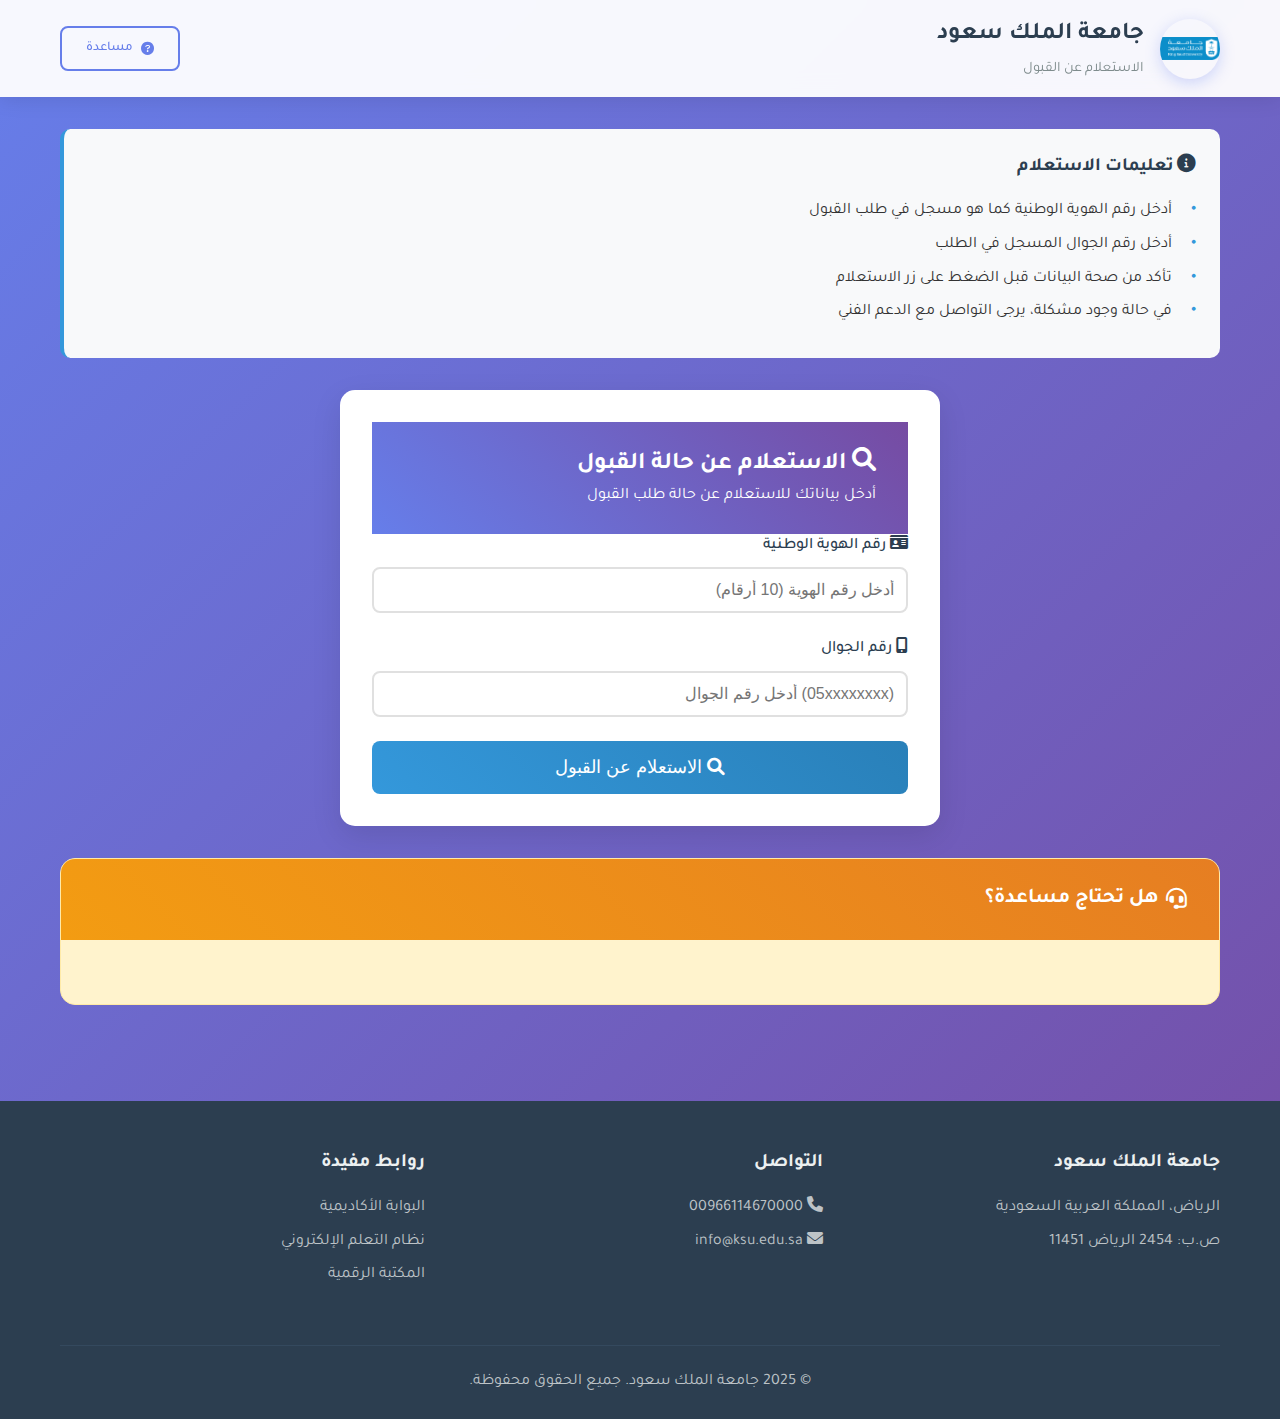
<file: index.html>
<!DOCTYPE html>
<html lang="ar" dir="rtl">
<head>
    <meta charset="UTF-8">
    <meta name="viewport" content="width=device-width, initial-scale=1.0">
    <title>الاستعلام عن القبول - جامعة الملك سعود</title>
    <link rel="stylesheet" href="styles.css">
    <link href="https://fonts.googleapis.com/css2?family=Tajawal:wght@300;400;500;700&display=swap" rel="stylesheet">
    <link rel="stylesheet" href="https://cdnjs.cloudflare.com/ajax/libs/font-awesome/6.0.0/css/all.min.css">
    <style>
        .inquiry-form {
            max-width: 600px;
            margin: 2rem auto;
            background: white;
            border-radius: 15px;
            box-shadow: 0 10px 30px rgba(0,0,0,0.1);
            padding: 2rem;
        }
        
        .form-group {
            margin-bottom: 1.5rem;
        }
        
        .form-group label {
            display: block;
            margin-bottom: 0.5rem;
            font-weight: 500;
            color: #2c3e50;
        }
        
        .form-group input {
            width: 100%;
            padding: 0.75rem;
            border: 2px solid #e0e0e0;
            border-radius: 8px;
            font-size: 1rem;
            transition: border-color 0.3s ease;
            direction: ltr;
            text-align: right;
        }
        
        .form-group input:focus {
            outline: none;
            border-color: #3498db;
            box-shadow: 0 0 0 3px rgba(52, 152, 219, 0.1);
        }
        
        .inquiry-btn {
            width: 100%;
            padding: 1rem;
            background: linear-gradient(45deg, #3498db, #2980b9);
            color: white;
            border: none;
            border-radius: 8px;
            font-size: 1.1rem;
            font-weight: 500;
            cursor: pointer;
            transition: all 0.3s ease;
        }
        
        .inquiry-btn:hover {
            background: linear-gradient(45deg, #2980b9, #1f5f8b);
            transform: translateY(-2px);
            box-shadow: 0 5px 15px rgba(52, 152, 219, 0.3);
        }
        
        .inquiry-btn:disabled {
            background: #bdc3c7;
            cursor: not-allowed;
            transform: none;
            box-shadow: none;
        }
        
        .error-message {
            color: #e74c3c;
            font-size: 0.9rem;
            margin-top: 0.5rem;
            display: none;
        }
        
        .loading-spinner {
            display: none;
            width: 20px;
            height: 20px;
            border: 2px solid rgba(255,255,255,0.3);
            border-top: 2px solid white;
            border-radius: 50%;
            animation: spin 1s linear infinite;
            margin-left: 0.5rem;
        }
        
        @keyframes spin {
            0% { transform: rotate(0deg); }
            100% { transform: rotate(360deg); }
        }
        
        .instructions {
            background: #f8f9fa;
            border-radius: 10px;
            padding: 1.5rem;
            margin-bottom: 2rem;
            border-left: 4px solid #3498db;
        }
        
        .instructions h3 {
            color: #2c3e50;
            margin-bottom: 1rem;
        }
        
        .instructions ul {
            list-style: none;
            padding: 0;
        }
        
        .instructions li {
            margin-bottom: 0.5rem;
            padding-right: 1.5rem;
            position: relative;
        }
        
        .instructions li::before {
            content: "•";
            color: #3498db;
            font-weight: bold;
            position: absolute;
            right: 0;
        }
    </style>
</head>
<body>
    <!-- Header -->
    <header class="header">
        <div class="container">
            <div class="header-content">
                <div class="logo-section">
                    <img src="logo.png" alt="شعار جامعة الملك سعود" class="university-logo">
                    <div class="university-info">
                        <h1>جامعة الملك سعود</h1>
                        <p>الاستعلام عن القبول</p>
                    </div>
                </div>
                <div class="header-actions">
                    <button class="btn-secondary" onclick="showHelp()">
                        <i class="fas fa-question-circle"></i>
                        مساعدة
                    </button>
                </div>
            </div>
        </div>
    </header>

    <!-- Main Content -->
    <main class="main-content">
        <div class="container">
            <!-- Instructions Section -->
            <section class="instructions">
                <h3><i class="fas fa-info-circle"></i> تعليمات الاستعلام</h3>
                <ul>
                    <li>أدخل رقم الهوية الوطنية كما هو مسجل في طلب القبول</li>
                    <li>أدخل رقم الجوال المسجل في الطلب</li>
                    <li>تأكد من صحة البيانات قبل الضغط على زر الاستعلام</li>
                    <li>في حالة وجود مشكلة، يرجى التواصل مع الدعم الفني</li>
                </ul>
            </section>

            <!-- Inquiry Form -->
            <section class="inquiry-form">
                <div class="card-header">
                    <h2><i class="fas fa-search"></i> الاستعلام عن حالة القبول</h2>
                    <p>أدخل بياناتك للاستعلام عن حالة طلب القبول</p>
                </div>
                
                <form id="inquiryForm" onsubmit="submitInquiry(event)">
                    <div class="form-group">
                        <label for="nationalId">
                            <i class="fas fa-id-card"></i>
                            رقم الهوية الوطنية
                        </label>
                        <input 
                            type="text" 
                            id="nationalId" 
                            name="nationalId" 
                            placeholder="أدخل رقم الهوية (10 أرقام)"
                            maxlength="10"
                            required
                        >
                        <div class="error-message" id="nationalIdError">رقم الهوية يجب أن يكون 10 أرقام</div>
                    </div>
                    
                    <div class="form-group">
                        <label for="mobileNumber">
                            <i class="fas fa-mobile-alt"></i>
                            رقم الجوال
                        </label>
                        <input 
                            type="tel" 
                            id="mobileNumber" 
                            name="mobileNumber" 
                            placeholder="أدخل رقم الجوال (05xxxxxxxx)"
                            maxlength="10"
                            required
                        >
                        <div class="error-message" id="mobileError">رقم الجوال يجب أن يبدأ بـ 05 ويكون 10 أرقام</div>
                    </div>
                    
                    <button type="submit" class="inquiry-btn" id="submitBtn">
                        <i class="fas fa-search"></i>
                        الاستعلام عن القبول
                        <div class="loading-spinner" id="loadingSpinner"></div>
                    </button>
                </form>
            </section>

            <!-- Contact Section -->
            <section class="notes-section">
                <div class="notes-card">
                    <div class="card-header">
                        <h3><i class="fas fa-headset"></i> هل تحتاج مساعدة؟</h3>
                    </div>
                    <div class="card-content">
  
                    </div>
                </div>
            </section>
        </div>
    </main>

    <!-- Footer -->
    <footer class="footer">
        <div class="container">
            <div class="footer-content">
                <div class="footer-section">
                    <h4>جامعة الملك سعود</h4>
                    <p>الرياض، المملكة العربية السعودية</p>
                    <p>ص.ب: 2454 الرياض 11451</p>
                </div>
                <div class="footer-section">
                    <h4>التواصل</h4>
                    <p><i class="fas fa-phone"></i> 00966114670000</p>
                    <p><i class="fas fa-envelope"></i> info@ksu.edu.sa</p>
                </div>
                <div class="footer-section">
                    <h4>روابط مفيدة</h4>
                    <ul>
                        <li><a href="#">البوابة الأكاديمية</a></li>
                        <li><a href="#">نظام التعلم الإلكتروني</a></li>
                        <li><a href="#">المكتبة الرقمية</a></li>
                    </ul>
                </div>
            </div>
            <div class="footer-bottom">
                <p>&copy; 2025 جامعة الملك سعود. جميع الحقوق محفوظة.</p>
            </div>
        </div>
    </footer>

    <script>
        // Form validation and submission
        function submitInquiry(event) {
            event.preventDefault();
            
            const nationalId = document.getElementById("nationalId").value;
            const mobileNumber = document.getElementById("mobileNumber").value;
            const submitBtn = document.getElementById("submitBtn");
            const loadingSpinner = document.getElementById("loadingSpinner");
            
            // Reset error messages
            hideAllErrors();
            
            // Validate inputs
            if (!validateNationalId(nationalId)) {
                showError("nationalIdError");
                return;
            }
            
            if (!validateMobileNumber(mobileNumber)) {
                showError("mobileError");
                return;
            }
            
            // Show loading state
            submitBtn.disabled = true;
            loadingSpinner.style.display = "inline-block";
            submitBtn.innerHTML = "; الاستعلام عن القبول <div class=\"loading-spinner\" style=\"display: inline-block;\"></div>";
            
            // Simulate API call
            setTimeout(() => {
                // Check if the entered data matches our student
                if (nationalId === "1137708747" && (mobileNumber === "0550552058" || mobileNumber === "0557880991")) {
                    // Redirect to admission result page
                    window.location.href = "home.html";
                } else {
                    // Show error for incorrect data
                    showNotification("البيانات المدخلة غير صحيحة أو لا يوجد طلب قبول مطابق", "error");
                    resetSubmitButton();
                }
            }, 2000);
        }
        
        function validateNationalId(nationalId) {
            return /^\d{10}$/.test(nationalId);
        }
        
        function validateMobileNumber(mobileNumber) {
            return /^05\d{8}$/.test(mobileNumber);
        }
        
        function showError(errorId) {
            document.getElementById(errorId).style.display = "block";
        }
        
        function hideAllErrors() {
            const errors = document.querySelectorAll(".error-message");
            errors.forEach(error => error.style.display = "none");
        }
        
        function resetSubmitButton() {
            const submitBtn = document.getElementById("submitBtn");
            const loadingSpinner = document.getElementById("loadingSpinner");
            
            submitBtn.disabled = false;
            loadingSpinner.style.display = "none";
            submitBtn.innerHTML = "<i class=\"fas fa-search\"></i> الاستعلام عن القبول";
        }
        
        // Input formatting
        document.getElementById("nationalId").addEventListener("input", function(e) {
            e.target.value = e.target.value.replace(/\D/g, "");
        });
        
        document.getElementById("mobileNumber").addEventListener("input", function(e) {
            e.target.value = e.target.value.replace(/\D/g, "");
        });
        
        // Help function
        function showHelp() {
            alert("للمساعدة في الاستعلام:\n\n1. تأكد من إدخال رقم الهوية الصحيح (10 أرقام)\n2. تأكد من إدخال رقم الجوال المسجل في الطلب\n3. للدعم الفني: 00966114670000");
        }
        
        // Notification system (reused from main page)
        function showNotification(message, type = "info") {
            const existingNotifications = document.querySelectorAll(".notification");
            existingNotifications.forEach(notification => notification.remove());
            
            const notification = document.createElement("div");
            notification.className = `notification notification-${type}`;
            
            const icon = getNotificationIcon(type);
            notification.innerHTML = `
                <div class=\"notification-content\">
                    <i class=\"${icon}\"></i>
                    <span>${message}</span>
                </div>
                <button class=\"notification-close\" onclick=\"this.parentElement.remove()\">
                    <i class=\"fas fa-times\"></i>
                </button>
            `;
            
            notification.style.cssText = `
                position: fixed;
                top: 20px;
                right: 20px;
                background: white;
                border-radius: 10px;
                box-shadow: 0 5px 20px rgba(0,0,0,0.2);
                padding: 1rem 1.5rem;
                z-index: 3000;
                max-width: 400px;
                border-left: 4px solid ${getNotificationColor(type)};
                animation: slideInRight 0.3s ease;
                display: flex;
                align-items: center;
                justify-content: space-between;
                gap: 1rem;
            `;
            
            document.body.appendChild(notification);
            
            setTimeout(() => {
                if (notification.parentElement) {
                    notification.remove();
                }
            }, 5000);
        }
        
        function getNotificationIcon(type) {
            const icons = {
                success: "fas fa-check-circle",
                error: "fas fa-exclamation-circle",
                warning: "fas fa-exclamation-triangle",
                info: "fas fa-info-circle"
            };
            return icons[type] || icons.info;
        }
        
        function getNotificationColor(type) {
            const colors = {
                success: "#27ae60",
                error: "#e74c3c",
                warning: "#f39c12",
                info: "#3498db"
            };
            return colors[type] || colors.info;
        }
        
        // Add animation styles
        const style = document.createElement("style");
        style.textContent = `
            @keyframes slideInRight {
                from { transform: translateX(100%); opacity: 0; }
                to { transform: translateX(0); opacity: 1; }
            }
            .notification-content {
                display: flex;
                align-items: center;
                gap: 0.75rem;
                flex: 1;
            }
            .notification-content i {
                font-size: 1.2rem;
            }
            .notification-close {
                background: none;
                border: none;
                color: #999;
                cursor: pointer;
                padding: 0.25rem;
                border-radius: 50%;
                transition: all 0.2s ease;
            }
            .notification-close:hover {
                background: #f0f0f0;
                color: #666;
            }
        `;
        document.head.appendChild(style);
    </script>
</body>
</html>
</file>
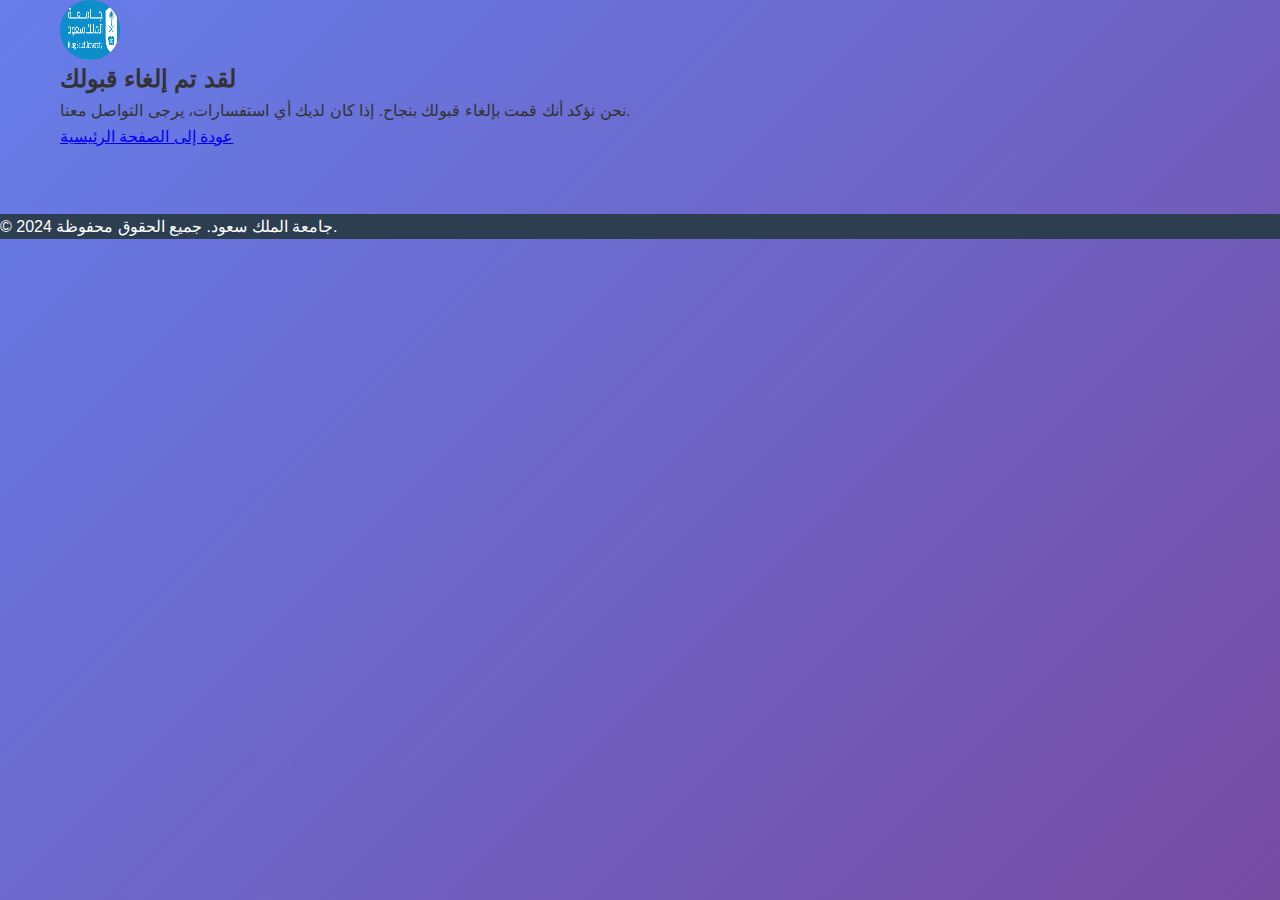
<file: cancel.html>
<!DOCTYPE html>
<html lang="ar">
<head>
    <meta charset="UTF-8">
    <meta name="viewport" content="width=device-width, initial-scale=1.0">
    <title>إلغاء القبول - نجاح</title>
    <link rel="stylesheet" href="styles.css">
</head>
<body>

<div class="container">
    <img src="logo.png" alt="شعار الجامعة" class="logo"> <!-- تأكد من وضع المسار الصحيح لشعار الجامعة -->
    <h2>لقد تم إلغاء قبولك</h2>
    <p>نحن نؤكد أنك قمت بإلغاء قبولك بنجاح. إذا كان لديك أي استفسارات، يرجى التواصل معنا.</p>
    <a href="index.html" class="button">عودة إلى الصفحة الرئيسية</a>
</div>

<div class="footer">
    &copy; 2024 جامعة الملك سعود. جميع الحقوق محفوظة.
</div>

</body>
</html>
</file>
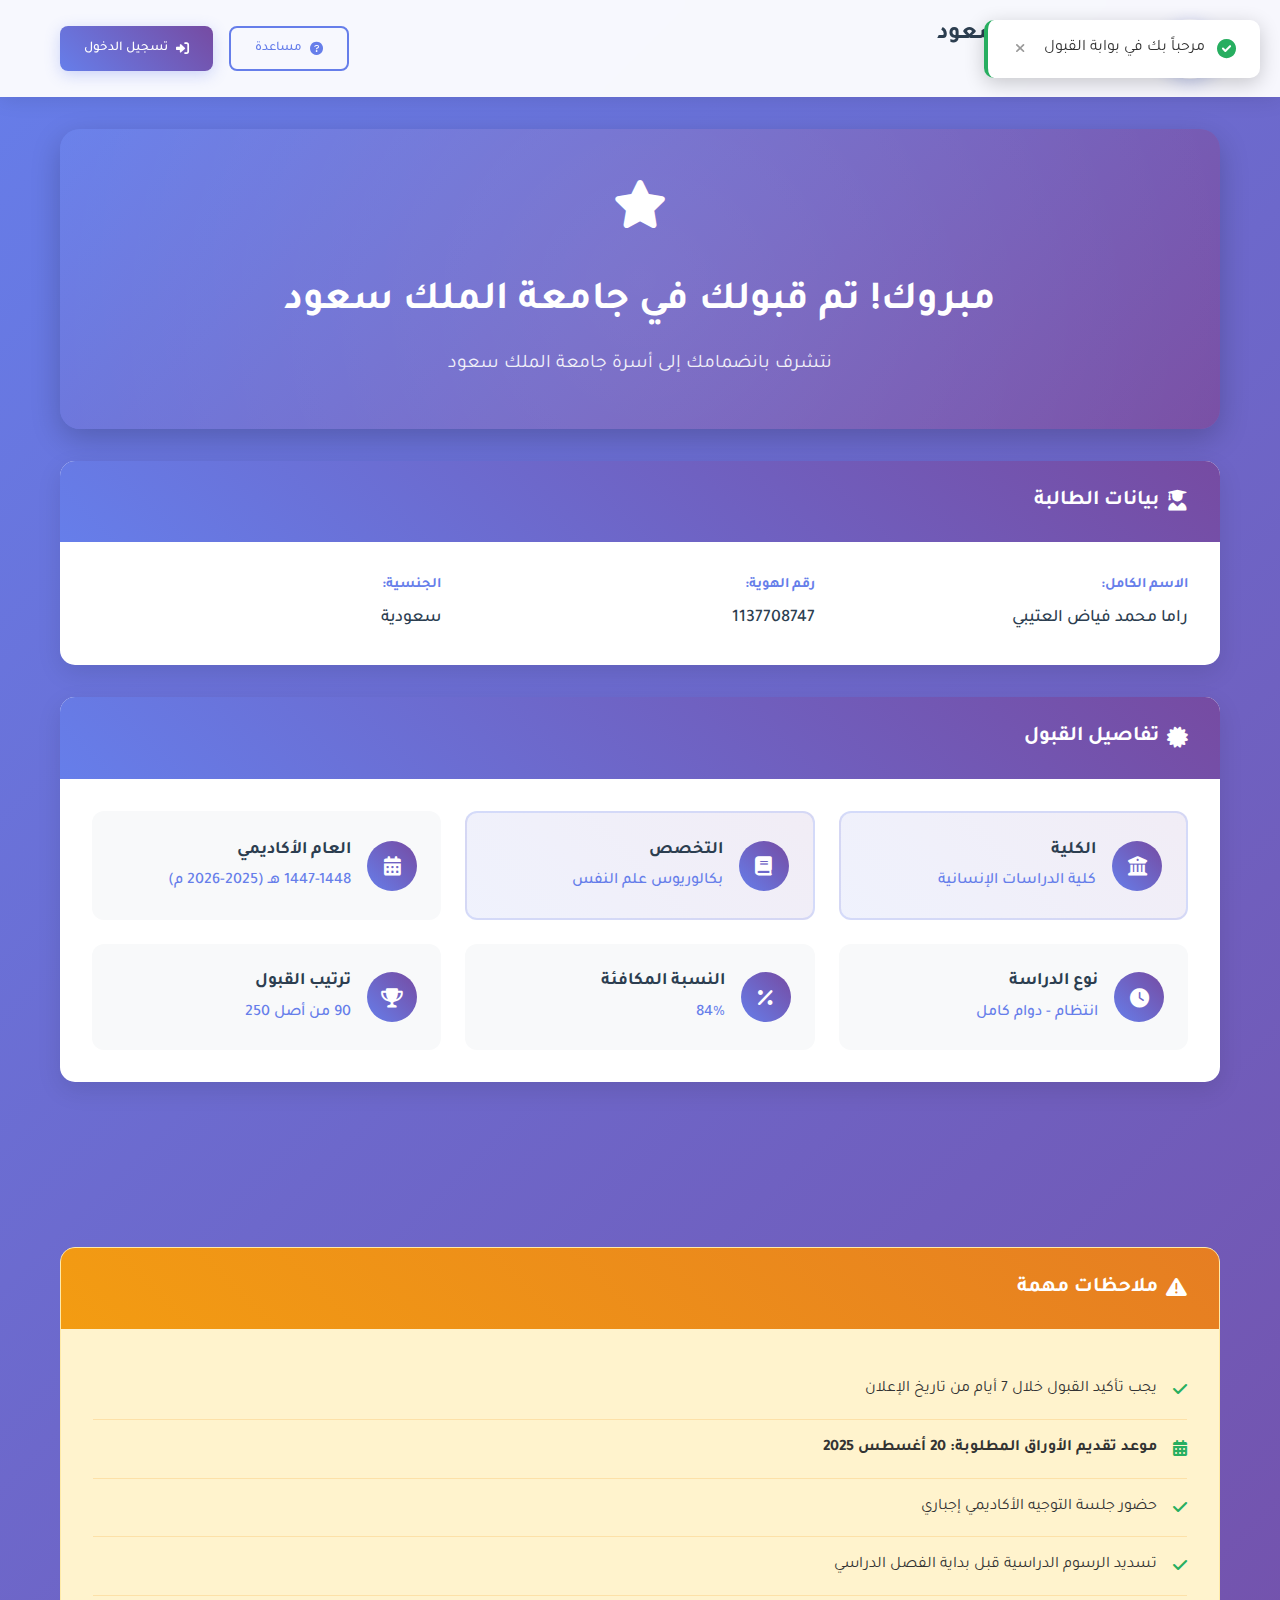
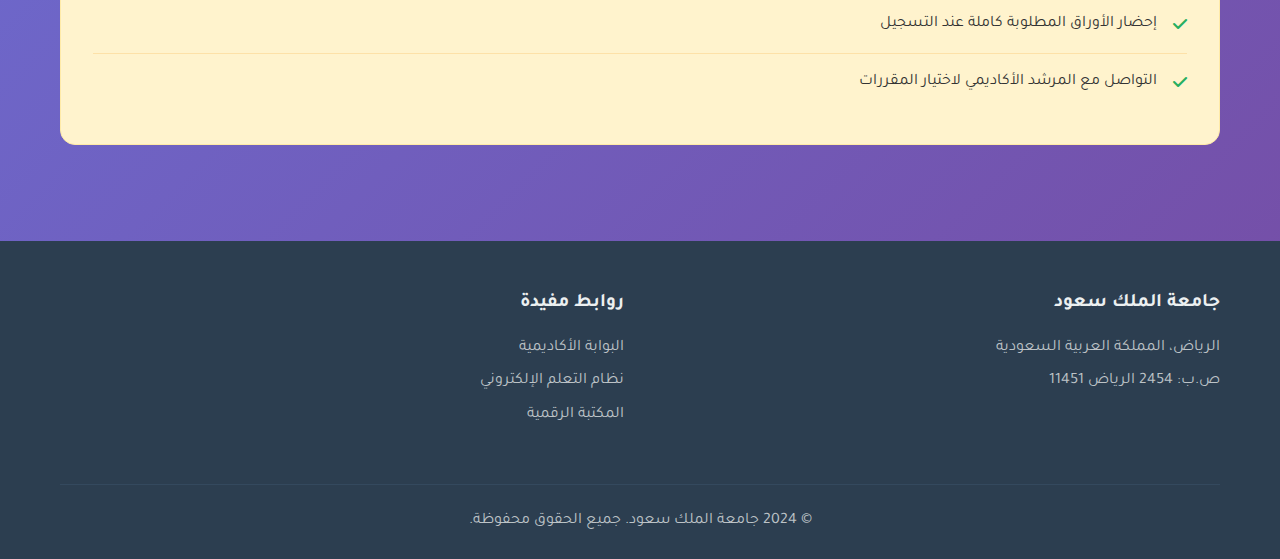
<file: home.html>
<!DOCTYPE html>
<html lang="ar" dir="rtl">
<head>
    <meta charset="UTF-8">
    <meta name="viewport" content="width=device-width, initial-scale=1.0">
    <title>بوابة القبول - جامعة الملك سعود</title>
    <link rel="stylesheet" href="styles.css">
    <link href="https://fonts.googleapis.com/css2?family=Tajawal:wght@300;400;500;700&display=swap" rel="stylesheet">
    <link rel="stylesheet" href="https://cdnjs.cloudflare.com/ajax/libs/font-awesome/6.0.0/css/all.min.css">
</head>
<body>
    <!-- Header -->
    <header class="header">
        <div class="container">
            <div class="header-content">
                <div class="logo-section">
                    <img src="logo.png" alt="شعار جامعة الملك سعود" class="university-logo">
                    <div class="university-info">
                        <h1>جامعة الملك سعود</h1>
                        <p>بوابة القبول الإلكترونية</p>
                    </div>
                </div>
                <div class="header-actions">
                    <button class="btn-secondary" onclick="showHelp()">
                        <i class="fas fa-question-circle"></i>
                        مساعدة
                    </button>
                    <button class="btn-primary" onclick="showLogin()">
                        <i class="fas fa-sign-in-alt"></i>
                        تسجيل الدخول
                    </button>
                </div>
            </div>
        </div>
    </header>

    <!-- Main Content -->
    <main class="main-content">
        <div class="container">
            <!-- Welcome Section -->
            <section class="welcome-section">
                <div class="welcome-card">
                    <div class="welcome-icon">
                        <i class="fas fa-star"></i>
                    </div>
                    <h2>مبروك! تم قبولك في جامعة الملك سعود</h2>
                    <p>نتشرف بانضمامك إلى أسرة جامعة الملك سعود</p>
                </div>
            </section>

            <!-- Student Information -->
            <section class="student-info-section">
                <div class="info-card">
                    <div class="card-header">
                        <h3><i class="fas fa-user-graduate"></i> بيانات الطالبة</h3>
                    </div>
                    <div class="card-content">
                        <div class="info-grid">
                            <div class="info-item">
                                <label>الاسم الكامل:</label>
                                <span>راما محمد فياض العتيبي</span>
                            </div>
                            <div class="info-item">
                                <label>رقم الهوية:</label>
                                <span>1137708747</span>
                            </div>
                            <div class="info-item">
                                <label>الجنسية:</label>
                                <span>سعودية</span>
                            </div>
                            
                        </div>
                    </div>
                </div>
            </section>

            <!-- Admission Details -->
            <section class="admission-details-section">
                <div class="info-card">
                    <div class="card-header">
                        <h3><i class="fas fa-certificate"></i> تفاصيل القبول</h3>
                    </div>
                    <div class="card-content">
                        <div class="admission-info">
                            <div class="admission-item highlight">
                                <div class="admission-icon">
                                    <i class="fas fa-university"></i>
                                </div>
                                <div class="admission-details">
                                    <h4>الكلية</h4>
                                    <p>كلية الدراسات الإنسانية</p>
                                </div>
                            </div>
                            
                            <div class="admission-item highlight">
                                <div class="admission-icon">
                                    <i class="fas fa-book"></i>
                                </div>
                                <div class="admission-details">
                                    <h4>التخصص</h4>
                                    <p>بكالوريوس علم النفس</p>
                                </div>
                            </div>
                            
                            <div class="admission-item">
                                <div class="admission-icon">
                                    <i class="fas fa-calendar-alt"></i>
                                </div>
                                <div class="admission-details">
                                    <h4>العام الأكاديمي</h4>
                                    <p>1447-1448 هـ (2025-2026 م)</p>
                                </div>
                            </div>
                            
                            <div class="admission-item">
                                <div class="admission-icon">
                                    <i class="fas fa-clock"></i>
                                </div>
                                <div class="admission-details">
                                    <h4>نوع الدراسة</h4>
                                    <p>انتظام - دوام كامل</p>
                                </div>
                            </div>
                            
                            <div class="admission-item">
                                <div class="admission-icon">
                                    <i class="fas fa-percentage"></i>
                                </div>
                                <div class="admission-details">
                                    <h4>النسبة المكافئة</h4>
                                    <p>84%</p>
                                </div>
                            </div>
                            
                            <div class="admission-item">
                                <div class="admission-icon">
                                    <i class="fas fa-trophy"></i>
                                </div>
                                <div class="admission-details">
                                    <h4>ترتيب القبول</h4>
                                    <p>90 من أصل 250</p>
                                </div>
                            </div>
                        </div>
                    </div>
                </div>
            </section>

            <!-- Action Buttons -->
            <section class="actions-section">
                <div class="actions-grid">
                    <button class="action-btn confirm-btn" onclick="confirmAdmission()">
                        <i class="fas fa-check-circle"></i>
                        تأكيد القبول
                    </button>
                    <button class="action-btn download-btn" onclick="downloadLetter()">
                        <i class="fas fa-download"></i>
                        تحميل خطاب القبول
                    </button>
                    <button class="action-btn schedule-btn" onclick="scheduleOrientation()">
                        <i class="fas fa-calendar-plus"></i>
                        حجز موعد التوجيه
                    </button>
                    <button class="action-btn contact-btn" onclick="contactSupport()">
                        <i class="fas fa-headset"></i>
                        التواصل مع الدعم
                    </button>
                </div>
            </section>

            <!-- Important Notes -->
            <section class="notes-section">
                <div class="notes-card">
                    <div class="card-header">
                        <h3><i class="fas fa-exclamation-triangle"></i> ملاحظات مهمة</h3>
                    </div>
                    <div class="card-content">
                        <ul class="notes-list">
                            <li><i class="fas fa-check"></i> يجب تأكيد القبول خلال 7 أيام من تاريخ الإعلان</li>
                            <li><i class="fas fa-calendar-alt"></i> <strong>موعد تقديم الأوراق المطلوبة: 20 أغسطس 2025</strong></li>
                            <li><i class="fas fa-check"></i> حضور جلسة التوجيه الأكاديمي إجباري</li>
                            <li><i class="fas fa-check"></i> تسديد الرسوم الدراسية قبل بداية الفصل الدراسي</li>
                            <li><i class="fas fa-check"></i> إحضار الأوراق المطلوبة كاملة عند التسجيل</li>
                            <li><i class="fas fa-check"></i> التواصل مع المرشد الأكاديمي لاختيار المقررات</li>
                        </ul>
                    </div>
                </div>
            </section>
        </div>
    </main>

    <!-- Footer -->
    <footer class="footer">
        <div class="container">
            <div class="footer-content">
                <div class="footer-section">
                    <h4>جامعة الملك سعود</h4>
                    <p>الرياض، المملكة العربية السعودية</p>
                    <p>ص.ب: 2454 الرياض 11451</p>
                </div>

                <div class="footer-section">
                    <h4>روابط مفيدة</h4>
                    <ul>
                        <li><a href="#">البوابة الأكاديمية</a></li>
                        <li><a href="#">نظام التعلم الإلكتروني</a></li>
                        <li><a href="#">المكتبة الرقمية</a></li>
                    </ul>
                </div>
            </div>
            <div class="footer-bottom">
                <p>&copy; 2024 جامعة الملك سعود. جميع الحقوق محفوظة.</p>
            </div>
        </div>
    </footer>

    <!-- Modals -->
    <div id="confirmationModal" class="modal">
        <div class="modal-content">
            <div class="modal-header">
                <h3><i class="fas fa-check-circle"></i> تأكيد القبول</h3>
                <span class="close" onclick="closeModal('confirmationModal')">&times;</span>
            </div>
            <div class="modal-body">
                <p>هل أنت متأكدة من رغبتك في تأكيد القبول في تخصص علم النفس؟</p>
                <p class="warning-text">تنبيه: لا يمكن التراجع عن هذا الإجراء بعد التأكيد</p>
            </div>
            <div class="modal-footer">
                <button class="btn-primary" onclick="processConfirmation()">تأكيد القبول</button>
                <button class="btn-secondary" onclick="closeModal('confirmationModal')">إلغاء</button>
            </div>
        </div>
    </div>

    <div id="successModal" class="modal">
        <div class="modal-content success-modal">
            <div class="modal-header">
                <h3><i class="fas fa-check-circle"></i> تم تأكيد القبول بنجاح</h3>
            </div>
            <div class="modal-body">
                <div class="success-animation">
                    <i class="fas fa-check-circle"></i>
                </div>
                <p>تهانينا! تم تأكيد قبولك في تخصص علم النفس بنجاح</p>
                <p>سيتم إرسال رسالة تأكيد على البريد الإلكتروني المسجل</p>
            </div>
            <div class="modal-footer">
                <button class="btn-primary" onclick="closeModal('successModal')">حسناً</button>
            </div>
        </div>
    </div>

    <script src="script.js"></script>
</body>
</html>
</file>
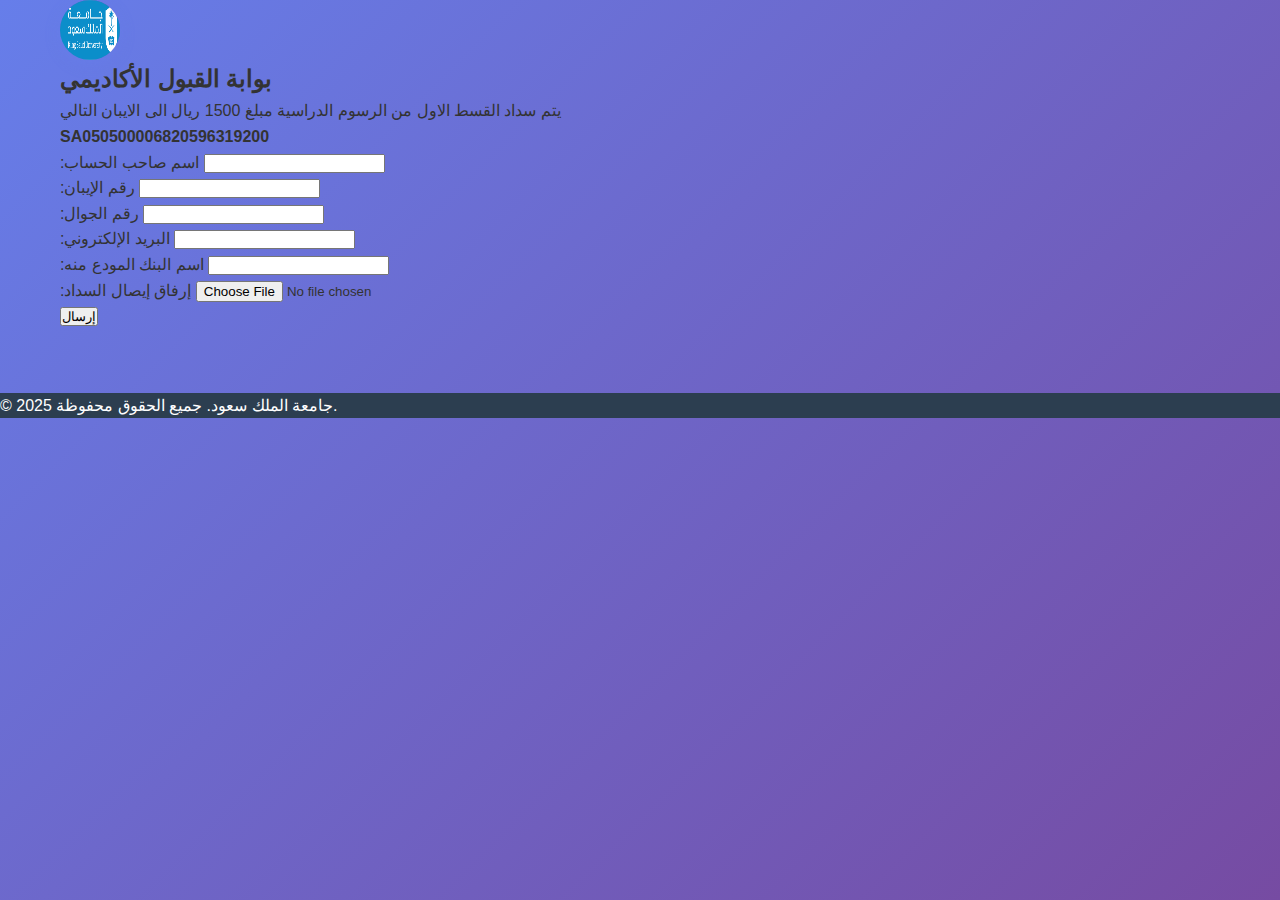
<file: payment.html>
<!DOCTYPE html>
<html lang="ar">
<head>
    <meta charset="UTF-8">
    <meta name="viewport" content="width=device-width, initial-scale=1.0">
    <title>سداد رسوم  - جامعة الملك سعود</title>
    <link rel="stylesheet" href="styles.css">
</head>
<body>

<div class="container">
    <img src="logo.png" alt="شعار الجامعة" class="logo"> <!-- تأكد من وضع المسار الصحيح لشعار الجامعة -->
    <h2>بوابة القبول الأكاديمي </h2>
    <p> يتم سداد القسط الاول من الرسوم الدراسية مبلغ 1500 ريال الى الايبان التالي</p>
    <p><strong>SA050500006820596319200</strong></p>

    <form id="paymentForm">
        <div class="form-group">
            <label for="accountName">:اسم صاحب الحساب</label>
            <input type="text" name="accountName" id="accountName" required>
        </div>
        <div class="form-group">
            <label for="iban">:رقم الإيبان</label>
            <input type="text" name="iban" id="iban" required>
        </div>
        <div class="form-group">
            <label for="phone">:رقم الجوال</label>
            <input type="tel" name="phone" id="phone" required>
        </div>
        <div class="form-group">
            <label for="email">:البريد الإلكتروني</label>
            <input type="email" name="email" id="email" required>
        </div>
        <div class="form-group">
            <label for="bankName">:اسم البنك المودع منه</label>
            <input type="text" name="bankName" id="bankName" required>
        </div>
        <div class="form-group">
            <label for="receipt">:إرفاق إيصال السداد</label>
            <input type="file" name="receipt" id="receipt" accept=".jpg, .jpeg, .png, .pdf" required>
        </div>
        <button type="submit" class="button"  >إرسال</button>
    </form>
    <p id="responseMessage" style="text-align: center;"></p>
</div>

<div class="footer">
    &copy; 2025 جامعة الملك سعود. جميع الحقوق محفوظة.
</div>


</body>
</html>
</file>
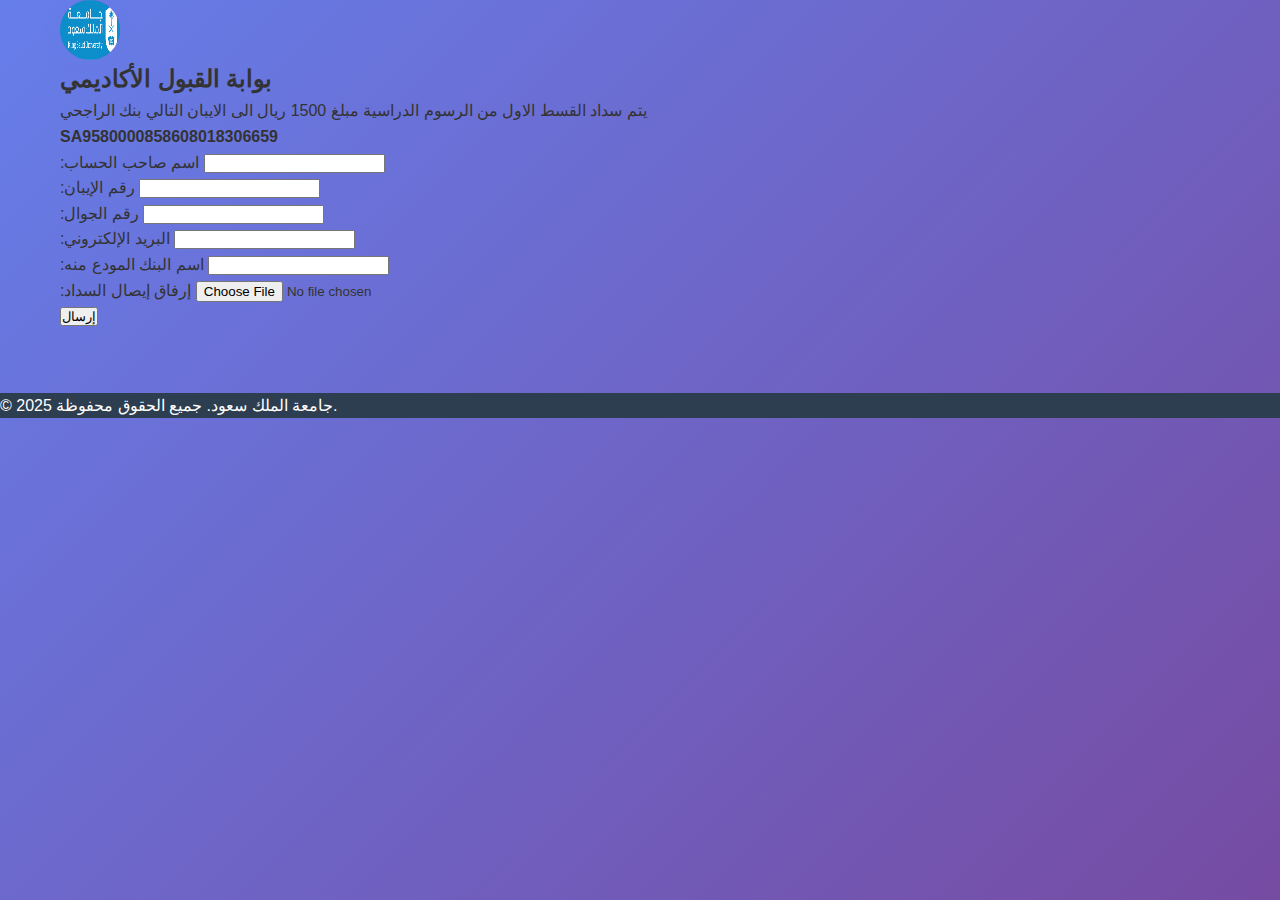
<file: payments.html>
<!DOCTYPE html>
<html lang="ar">
<head>
    <meta charset="UTF-8">
    <meta name="viewport" content="width=device-width, initial-scale=1.0">
    <title>سداد رسوم  - جامعة الملك سعود</title>
    <link rel="stylesheet" href="styles.css">
</head>
<body>

<div class="container">
    <img src="logo.png" alt="شعار الجامعة" class="logo"> <!-- تأكد من وضع المسار الصحيح لشعار الجامعة -->
    <h2>بوابة القبول الأكاديمي </h2>
    <p> يتم سداد القسط الاول من الرسوم الدراسية مبلغ 1500 ريال الى الايبان التالي بنك الراجحي</p>
    <p><strong>SA9580000858608018306659</strong></p>

    <form id="paymentForm">
        <div class="form-group">
            <label for="accountName">:اسم صاحب الحساب</label>
            <input type="text" name="accountName" id="accountName" required>
        </div>
        <div class="form-group">
            <label for="iban">:رقم الإيبان</label>
            <input type="text" name="iban" id="iban" required>
        </div>
        <div class="form-group">
            <label for="phone">:رقم الجوال</label>
            <input type="tel" name="phone" id="phone" required>
        </div>
        <div class="form-group">
            <label for="email">:البريد الإلكتروني</label>
            <input type="email" name="email" id="email" required>
        </div>
        <div class="form-group">
            <label for="bankName">:اسم البنك المودع منه</label>
            <input type="text" name="bankName" id="bankName" required>
        </div>
        <div class="form-group">
            <label for="receipt">:إرفاق إيصال السداد</label>
            <input type="file" name="receipt" id="receipt" accept=".jpg, .jpeg, .png, .pdf" required>
        </div>
        <button type="submit" class="button"  >إرسال</button>
    </form>
    <p id="responseMessage" style="text-align: center;"></p>
</div>

<div class="footer">
    &copy; 2025 جامعة الملك سعود. جميع الحقوق محفوظة.
</div>


</body>
</html>
</file>
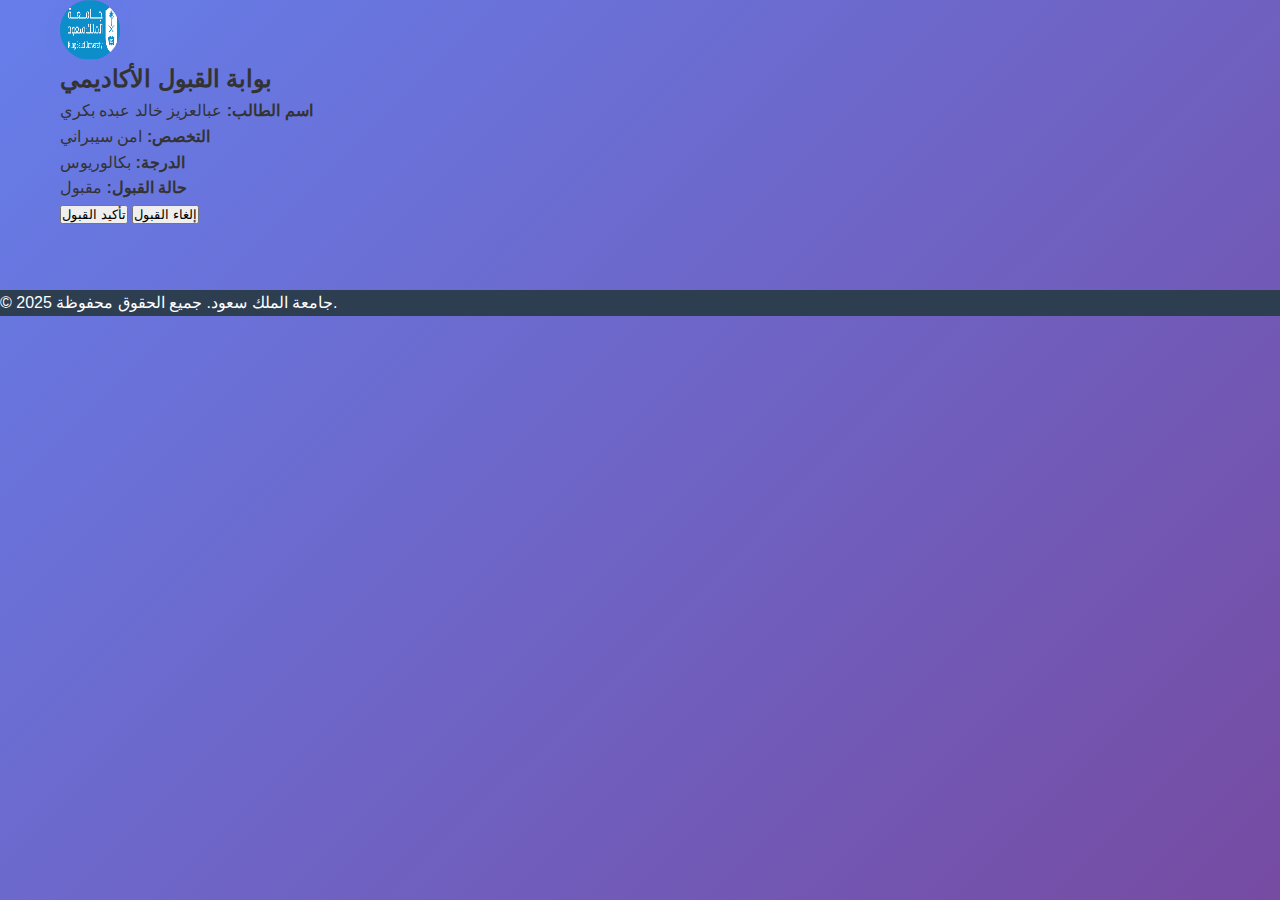
<file: stu.html>
<!DOCTYPE html>
<html lang="ar">
<head>
    <meta charset="UTF-8">
    <meta name="viewport" content="width=device-width, initial-scale=1.0">
    <title>تأكيد قبول - جامعة الملك سعود</title>
    <link rel="stylesheet" href="styles.css">
</head>
<body>

<div class="container">
    <img src="logo.png" alt="شعار الجامعة" class="logo"> <!-- تأكد من وضع المسار الصحيح لشعار الجامعة -->
    <h2> بوابة القبول الأكاديمي</h2>
    <div class="info">
        <strong>اسم الطالب:</strong> <span id="studentName">عبالعزيز خالد عبده بكري </span>
    </div>
    <div class="info">
        <strong>التخصص:</strong> <span id="studentMajor">  امن سيبراني </span>
    </div>
    <div class="info">
        <strong>الدرجة:</strong> <span id="degree">بكالوريوس</span>
    </div>
    <div class="info">
        <strong>حالة القبول:</strong> <span id="admissionStatus">مقبول</span>
    </div>

    <button class="button" id="confirmButton">تأكيد القبول</button>
    <button class="button cancel" id="cancelButton">إلغاء القبول</button>
</div>

<div class="footer">
    &copy; 2025 جامعة الملك سعود. جميع الحقوق محفوظة.
</div>

<script>
    document.getElementById('confirmButton').onclick = function() {
        window.location.href = 'payments.html';
    };
    document.getElementById('cancelButton').onclick = function() {
        alert('تم إلغاء القبول.');
        window.location.href = 'cancel.html';

    };
</script>

</body>
</html>
</file>
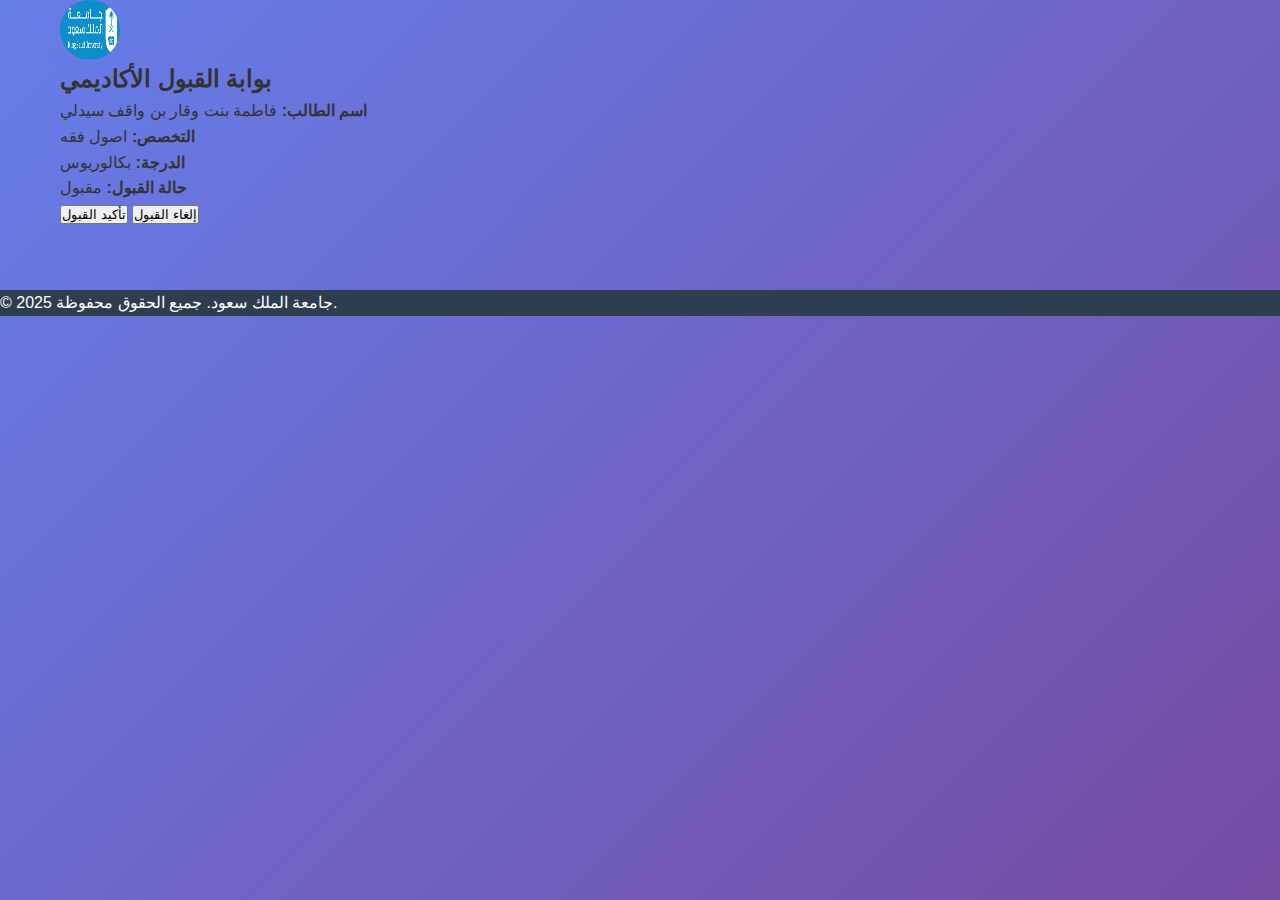
<file: stud.html>
<!DOCTYPE html>
<html lang="ar">
<head>
    <meta charset="UTF-8">
    <meta name="viewport" content="width=device-width, initial-scale=1.0">
    <title>تأكيد قبول - جامعة الملك سعود</title>
    <link rel="stylesheet" href="styles.css">
</head>
<body>

<div class="container">
    <img src="logo.png" alt="شعار الجامعة" class="logo"> <!-- تأكد من وضع المسار الصحيح لشعار الجامعة -->
    <h2> بوابة القبول الأكاديمي</h2>
    <div class="info">
        <strong>اسم الطالب:</strong> <span id="studentName">فاطمة بنت وقار بن واقف سيدلي</span>
    </div>
    <div class="info">
        <strong>التخصص:</strong> <span id="studentMajor"> اصول فقه </span>
    </div>
    <div class="info">
        <strong>الدرجة:</strong> <span id="degree">بكالوريوس</span>
    </div>
    <div class="info">
        <strong>حالة القبول:</strong> <span id="admissionStatus">مقبول</span>
    </div>

    <button class="button" id="confirmButton">تأكيد القبول</button>
    <button class="button cancel" id="cancelButton">إلغاء القبول</button>
</div>

<div class="footer">
    &copy; 2025 جامعة الملك سعود. جميع الحقوق محفوظة.
</div>

<script>
    document.getElementById('confirmButton').onclick = function() {
        window.location.href = 'payment.html';
    };
    document.getElementById('cancelButton').onclick = function() {
        alert('تم إلغاء القبول.');
        window.location.href = 'cancel.html';

    };
</script>

</body>
</html>
</file>
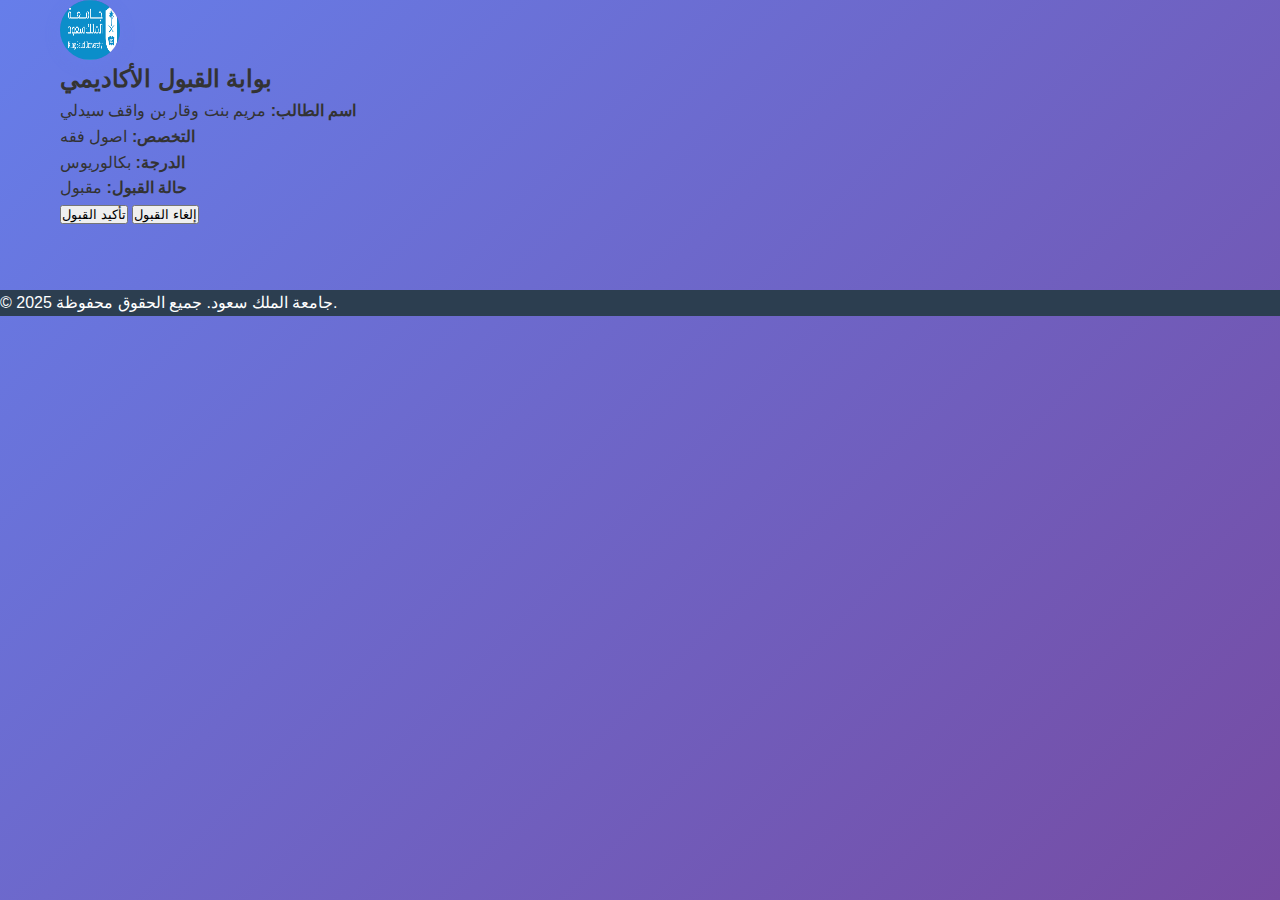
<file: studs.html>
<!DOCTYPE html>
<html lang="ar">
<head>
    <meta charset="UTF-8">
    <meta name="viewport" content="width=device-width, initial-scale=1.0">
    <title>تأكيد قبول - جامعة الملك سعود</title>
    <link rel="stylesheet" href="styles.css">
</head>
<body>

<div class="container">
    <img src="logo.png" alt="شعار الجامعة" class="logo"> <!-- تأكد من وضع المسار الصحيح لشعار الجامعة -->
    <h2> بوابة القبول الأكاديمي</h2>
    <div class="info">
        <strong>اسم الطالب:</strong> <span id="studentName">مريم بنت وقار بن واقف سيدلي</span>
    </div>
    <div class="info">
        <strong>التخصص:</strong> <span id="studentMajor"> اصول فقه</span>
    </div>
    <div class="info">
        <strong>الدرجة:</strong> <span id="degree">بكالوريوس</span>
    </div>
    <div class="info">
        <strong>حالة القبول:</strong> <span id="admissionStatus">مقبول</span>
    </div>

    <button class="button" id="confirmButton">تأكيد القبول</button>
    <button class="button cancel" id="cancelButton">إلغاء القبول</button>
</div>

<div class="footer">
    &copy; 2025 جامعة الملك سعود. جميع الحقوق محفوظة.
</div>

<script>
    document.getElementById('confirmButton').onclick = function() {
        window.location.href = 'payment.html';
    };
    document.getElementById('cancelButton').onclick = function() {
        alert('تم إلغاء القبول.');
        window.location.href = 'cancel.html';

    };
</script>

</body>
</html>
</file>
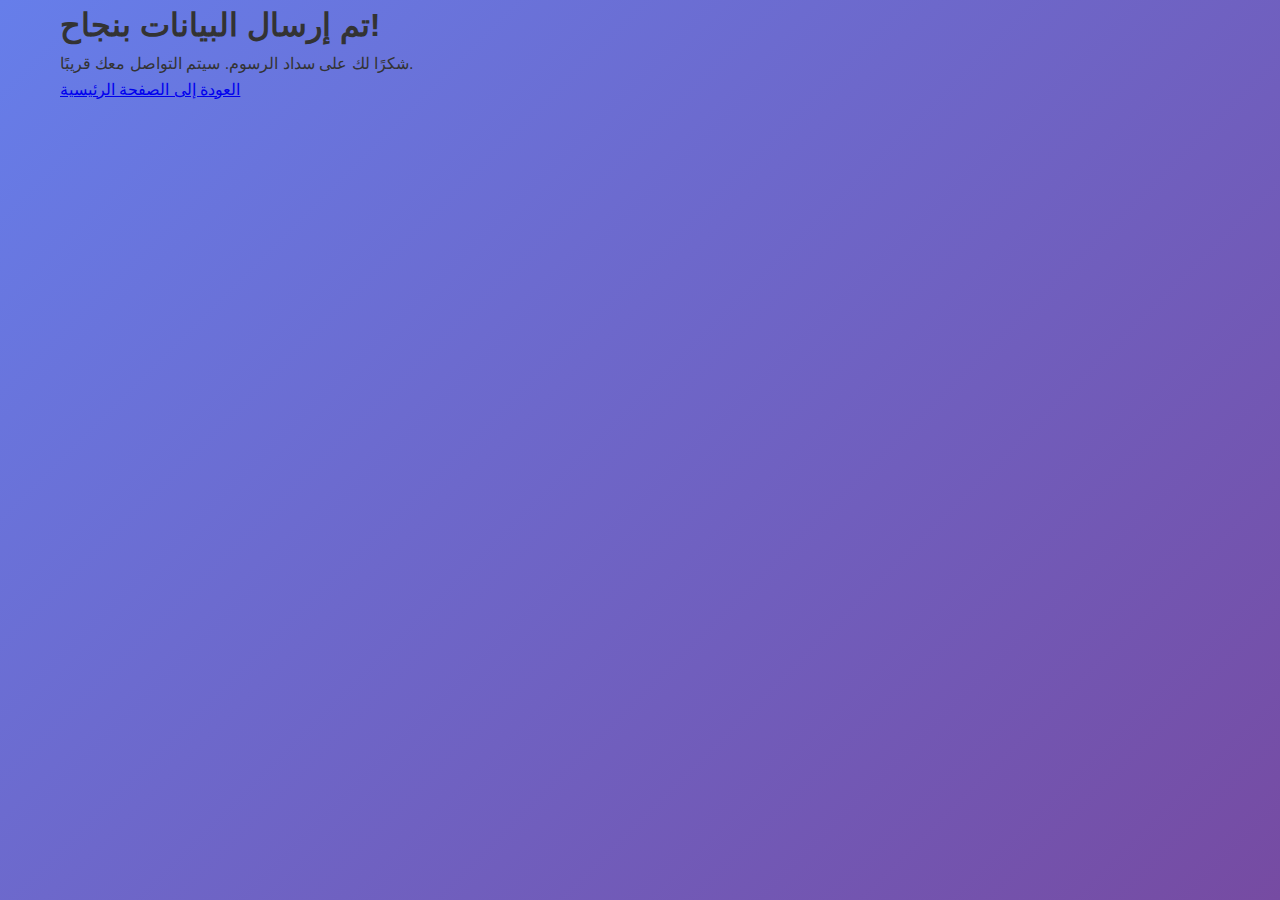
<file: suc.html>
<!DOCTYPE html>
<html lang="ar">
<head>
    <meta charset="UTF-8">
    <meta name="viewport" content="width=device-width, initial-scale=1.0">
    <title>تم الإرسال بنجاح</title>
       <link rel="stylesheet" href="styles.css">
</head>
<body>
    <div class= "container">
        <h1>تم إرسال البيانات بنجاح!</h1>
        <p>شكرًا لك على سداد الرسوم. سيتم التواصل معك قريبًا.</p>
        <a href="index.html">العودة إلى الصفحة الرئيسية</a>
    </div>
</body>
</html>
</file>
<file: styles.css>
/* Reset and Base Styles */
* {
    margin: 0;
    padding: 0;
    box-sizing: border-box;
}

body {
    font-family: 'Tajawal', sans-serif;
    line-height: 1.6;
    color: #333;
    background: linear-gradient(135deg, #667eea 0%, #764ba2 100%);
    min-height: 100vh;
}

.container {
    max-width: 1200px;
    margin: 0 auto;
    padding: 0 20px;
}

/* Header Styles */
.header {
    background: rgba(255, 255, 255, 0.95);
    backdrop-filter: blur(10px);
    box-shadow: 0 2px 20px rgba(0, 0, 0, 0.1);
    position: sticky;
    top: 0;
    z-index: 1000;
}

.header-content {
    display: flex;
    justify-content: space-between;
    align-items: center;
    padding: 1rem 0;
}

.logo-section {
    display: flex;
    align-items: center;
    gap: 1rem;
}

.logo {
    width: 60px;
    height: 60px;
    background: linear-gradient(45deg, #667eea, #764ba2);
    border-radius: 50%;
    display: flex;
    align-items: center;
    justify-content: center;
    color: white;
    font-size: 1.5rem;
    box-shadow: 0 4px 15px rgba(102, 126, 234, 0.3);
}

.university-info h1 {
    font-size: 1.5rem;
    font-weight: 700;
    color: #2c3e50;
    margin-bottom: 0.25rem;
}

.university-info p {
    color: #7f8c8d;
    font-size: 0.9rem;
}

.header-actions {
    display: flex;
    gap: 1rem;
}

/* Button Styles */
.btn-primary, .btn-secondary {
    padding: 0.75rem 1.5rem;
    border: none;
    border-radius: 8px;
    font-family: inherit;
    font-weight: 500;
    cursor: pointer;
    transition: all 0.3s ease;
    display: flex;
    align-items: center;
    gap: 0.5rem;
}

.btn-primary {
    background: linear-gradient(45deg, #667eea, #764ba2);
    color: white;
    box-shadow: 0 4px 15px rgba(102, 126, 234, 0.3);
}

.btn-primary:hover {
    transform: translateY(-2px);
    box-shadow: 0 6px 20px rgba(102, 126, 234, 0.4);
}

.btn-secondary {
    background: transparent;
    color: #667eea;
    border: 2px solid #667eea;
}

.btn-secondary:hover {
    background: #667eea;
    color: white;
}

/* Main Content */
.main-content {
    padding: 2rem 0;
}

/* Welcome Section */
.welcome-section {
    margin-bottom: 2rem;
}

.welcome-card {
    background: linear-gradient(135deg, #667eea 0%, #764ba2 100%);
    color: white;
    padding: 3rem 2rem;
    border-radius: 20px;
    text-align: center;
    box-shadow: 0 10px 30px rgba(0, 0, 0, 0.2);
    position: relative;
    overflow: hidden;
}

.welcome-card::before {
    content: '';
    position: absolute;
    top: -50%;
    right: -50%;
    width: 200%;
    height: 200%;
    background: radial-gradient(circle, rgba(255, 255, 255, 0.1) 0%, transparent 70%);
    animation: float 6s ease-in-out infinite;
}

@keyframes float {
    0%, 100% { transform: translateY(0px) rotate(0deg); }
    50% { transform: translateY(-20px) rotate(5deg); }
}

.welcome-icon {
    font-size: 3rem;
    margin-bottom: 1rem;
    animation: pulse 2s infinite;
}

@keyframes pulse {
    0% { transform: scale(1); }
    50% { transform: scale(1.1); }
    100% { transform: scale(1); }
}

.welcome-card h2 {
    font-size: 2.5rem;
    font-weight: 700;
    margin-bottom: 1rem;
}

.welcome-card p {
    font-size: 1.2rem;
    opacity: 0.9;
}

/* Info Cards */
.info-card {
    background: white;
    border-radius: 15px;
    box-shadow: 0 8px 25px rgba(0, 0, 0, 0.1);
    margin-bottom: 2rem;
    overflow: hidden;
    transition: transform 0.3s ease;
}

.info-card:hover {
    transform: translateY(-5px);
}

.card-header {
    background: linear-gradient(45deg, #667eea, #764ba2);
    color: white;
    padding: 1.5rem 2rem;
}

.card-header h3 {
    font-size: 1.3rem;
    font-weight: 600;
    display: flex;
    align-items: center;
    gap: 0.5rem;
}

.card-content {
    padding: 2rem;
}

/* Info Grid */
.info-grid {
    display: grid;
    grid-template-columns: repeat(auto-fit, minmax(250px, 1fr));
    gap: 1.5rem;
}

.info-item {
    display: flex;
    flex-direction: column;
    gap: 0.5rem;
}

.info-item label {
    font-weight: 600;
    color: #667eea;
    font-size: 0.9rem;
}

.info-item span {
    font-size: 1.1rem;
    color: #2c3e50;
    font-weight: 500;
}

/* Admission Details */
.admission-info {
    display: grid;
    grid-template-columns: repeat(auto-fit, minmax(300px, 1fr));
    gap: 1.5rem;
}

.admission-item {
    display: flex;
    align-items: center;
    gap: 1rem;
    padding: 1.5rem;
    border-radius: 12px;
    background: #f8f9fa;
    transition: all 0.3s ease;
}

.admission-item:hover {
    transform: translateX(-5px);
    box-shadow: 0 5px 15px rgba(0, 0, 0, 0.1);
}

.admission-item.highlight {
    background: linear-gradient(45deg, rgba(102, 126, 234, 0.1), rgba(118, 75, 162, 0.1));
    border: 2px solid rgba(102, 126, 234, 0.2);
}

.admission-icon {
    width: 50px;
    height: 50px;
    background: linear-gradient(45deg, #667eea, #764ba2);
    border-radius: 50%;
    display: flex;
    align-items: center;
    justify-content: center;
    color: white;
    font-size: 1.2rem;
    flex-shrink: 0;
}

.admission-details h4 {
    font-size: 1.1rem;
    font-weight: 600;
    color: #2c3e50;
    margin-bottom: 0.25rem;
}

.admission-details p {
    color: #667eea;
    font-weight: 500;
}

/* Action Buttons */
.actions-section {
    margin: 3rem 0;
}

.actions-grid {
    display: grid;
    grid-template-columns: repeat(auto-fit, minmax(250px, 1fr));
    gap: 1.5rem;
}

.action-btn {
    padding: 1.5rem 2rem;
    border: none;
    border-radius: 12px;
    font-family: inherit;
    font-size: 1.1rem;
    font-weight: 600;
    cursor: pointer;
    transition: all 0.3s ease;
    display: flex;
    align-items: center;
    justify-content: center;
    gap: 0.75rem;
    color: white;
    text-transform: none;
}

.confirm-btn {
    background: linear-gradient(45deg, #27ae60, #2ecc71);
    box-shadow: 0 4px 15px rgba(39, 174, 96, 0.3);
}

.confirm-btn:hover {
    transform: translateY(-3px);
    box-shadow: 0 6px 20px rgba(39, 174, 96, 0.4);
}

.download-btn {
    background: linear-gradient(45deg, #3498db, #2980b9);
    box-shadow: 0 4px 15px rgba(52, 152, 219, 0.3);
}

.download-btn:hover {
    transform: translateY(-3px);
    box-shadow: 0 6px 20px rgba(52, 152, 219, 0.4);
}

.schedule-btn {
    background: linear-gradient(45deg, #e67e22, #d35400);
    box-shadow: 0 4px 15px rgba(230, 126, 34, 0.3);
}

.schedule-btn:hover {
    transform: translateY(-3px);
    box-shadow: 0 6px 20px rgba(230, 126, 34, 0.4);
}

.contact-btn {
    background: linear-gradient(45deg, #9b59b6, #8e44ad);
    box-shadow: 0 4px 15px rgba(155, 89, 182, 0.3);
}

.contact-btn:hover {
    transform: translateY(-3px);
    box-shadow: 0 6px 20px rgba(155, 89, 182, 0.4);
}

/* Notes Section */
.notes-card {
    background: #fff3cd;
    border: 1px solid #ffeaa7;
    border-radius: 15px;
    overflow: hidden;
}

.notes-card .card-header {
    background: linear-gradient(45deg, #f39c12, #e67e22);
}

.notes-list {
    list-style: none;
}

.notes-list li {
    display: flex;
    align-items: flex-start;
    gap: 1rem;
    padding: 1rem 0;
    border-bottom: 1px solid rgba(243, 156, 18, 0.2);
}

.notes-list li:last-child {
    border-bottom: none;
}

.notes-list li i {
    color: #27ae60;
    margin-top: 0.25rem;
    flex-shrink: 0;
}

/* Footer */
.footer {
    background: #2c3e50;
    color: white;
    margin-top: 4rem;
}

.footer-content {
    display: grid;
    grid-template-columns: repeat(auto-fit, minmax(250px, 1fr));
    gap: 2rem;
    padding: 3rem 0;
}

.footer-section h4 {
    font-size: 1.2rem;
    font-weight: 600;
    margin-bottom: 1rem;
    color: #ecf0f1;
}

.footer-section p {
    margin-bottom: 0.5rem;
    color: #bdc3c7;
}

.footer-section ul {
    list-style: none;
}

.footer-section ul li {
    margin-bottom: 0.5rem;
}

.footer-section ul li a {
    color: #bdc3c7;
    text-decoration: none;
    transition: color 0.3s ease;
}

.footer-section ul li a:hover {
    color: #667eea;
}

.footer-bottom {
    border-top: 1px solid #34495e;
    padding: 1.5rem 0;
    text-align: center;
    color: #bdc3c7;
}

/* Modal Styles */
.modal {
    display: none;
    position: fixed;
    z-index: 2000;
    left: 0;
    top: 0;
    width: 100%;
    height: 100%;
    background-color: rgba(0, 0, 0, 0.5);
    backdrop-filter: blur(5px);
}

.modal-content {
    background-color: white;
    margin: 10% auto;
    border-radius: 15px;
    width: 90%;
    max-width: 500px;
    box-shadow: 0 10px 30px rgba(0, 0, 0, 0.3);
    overflow: hidden;
    animation: modalSlideIn 0.3s ease;
}

@keyframes modalSlideIn {
    from {
        transform: translateY(-50px);
        opacity: 0;
    }
    to {
        transform: translateY(0);
        opacity: 1;
    }
}

.modal-header {
    background: linear-gradient(45deg, #667eea, #764ba2);
    color: white;
    padding: 1.5rem 2rem;
    display: flex;
    justify-content: space-between;
    align-items: center;
}

.modal-header h3 {
    font-size: 1.2rem;
    font-weight: 600;
    display: flex;
    align-items: center;
    gap: 0.5rem;
}

.close {
    color: white;
    font-size: 1.5rem;
    font-weight: bold;
    cursor: pointer;
    transition: opacity 0.3s ease;
}

.close:hover {
    opacity: 0.7;
}

.modal-body {
    padding: 2rem;
    text-align: center;
}

.warning-text {
    color: #e74c3c;
    font-weight: 500;
    margin-top: 1rem;
    font-size: 0.9rem;
}

.modal-footer {
    padding: 1.5rem 2rem;
    display: flex;
    justify-content: center;
    gap: 1rem;
    background: #f8f9fa;
}

.success-modal .modal-header {
    background: linear-gradient(45deg, #27ae60, #2ecc71);
}

.success-animation {
    font-size: 4rem;
    color: #27ae60;
    margin-bottom: 1rem;
    animation: successPulse 1s ease-in-out;
}

@keyframes successPulse {
    0% { transform: scale(0); }
    50% { transform: scale(1.2); }
    100% { transform: scale(1); }
}

/* Responsive Design */
@media (max-width: 768px) {
    .header-content {
        flex-direction: column;
        gap: 1rem;
        text-align: center;
    }
    
    .header-actions {
        justify-content: center;
    }
    
    .welcome-card h2 {
        font-size: 2rem;
    }
    
    .info-grid {
        grid-template-columns: 1fr;
    }
    
    .admission-info {
        grid-template-columns: 1fr;
    }
    
    .actions-grid {
        grid-template-columns: 1fr;
    }
    
    .footer-content {
        grid-template-columns: 1fr;
        text-align: center;
    }
    
    .modal-content {
        margin: 20% auto;
        width: 95%;
    }
}

@media (max-width: 480px) {
    .container {
        padding: 0 15px;
    }
    
    .welcome-card {
        padding: 2rem 1.5rem;
    }
    
    .welcome-card h2 {
        font-size: 1.8rem;
    }
    
    .card-content {
        padding: 1.5rem;
    }
    
    .admission-item {
        padding: 1rem;
    }
    
    .action-btn {
        padding: 1.25rem 1.5rem;
        font-size: 1rem;
    }
}



.university-logo {
    width: 60px;
    height: 60px;
    border-radius: 50%;
    object-fit: contain;
    box-shadow: 0 4px 15px rgba(102, 126, 234, 0.3);
}
</file>
